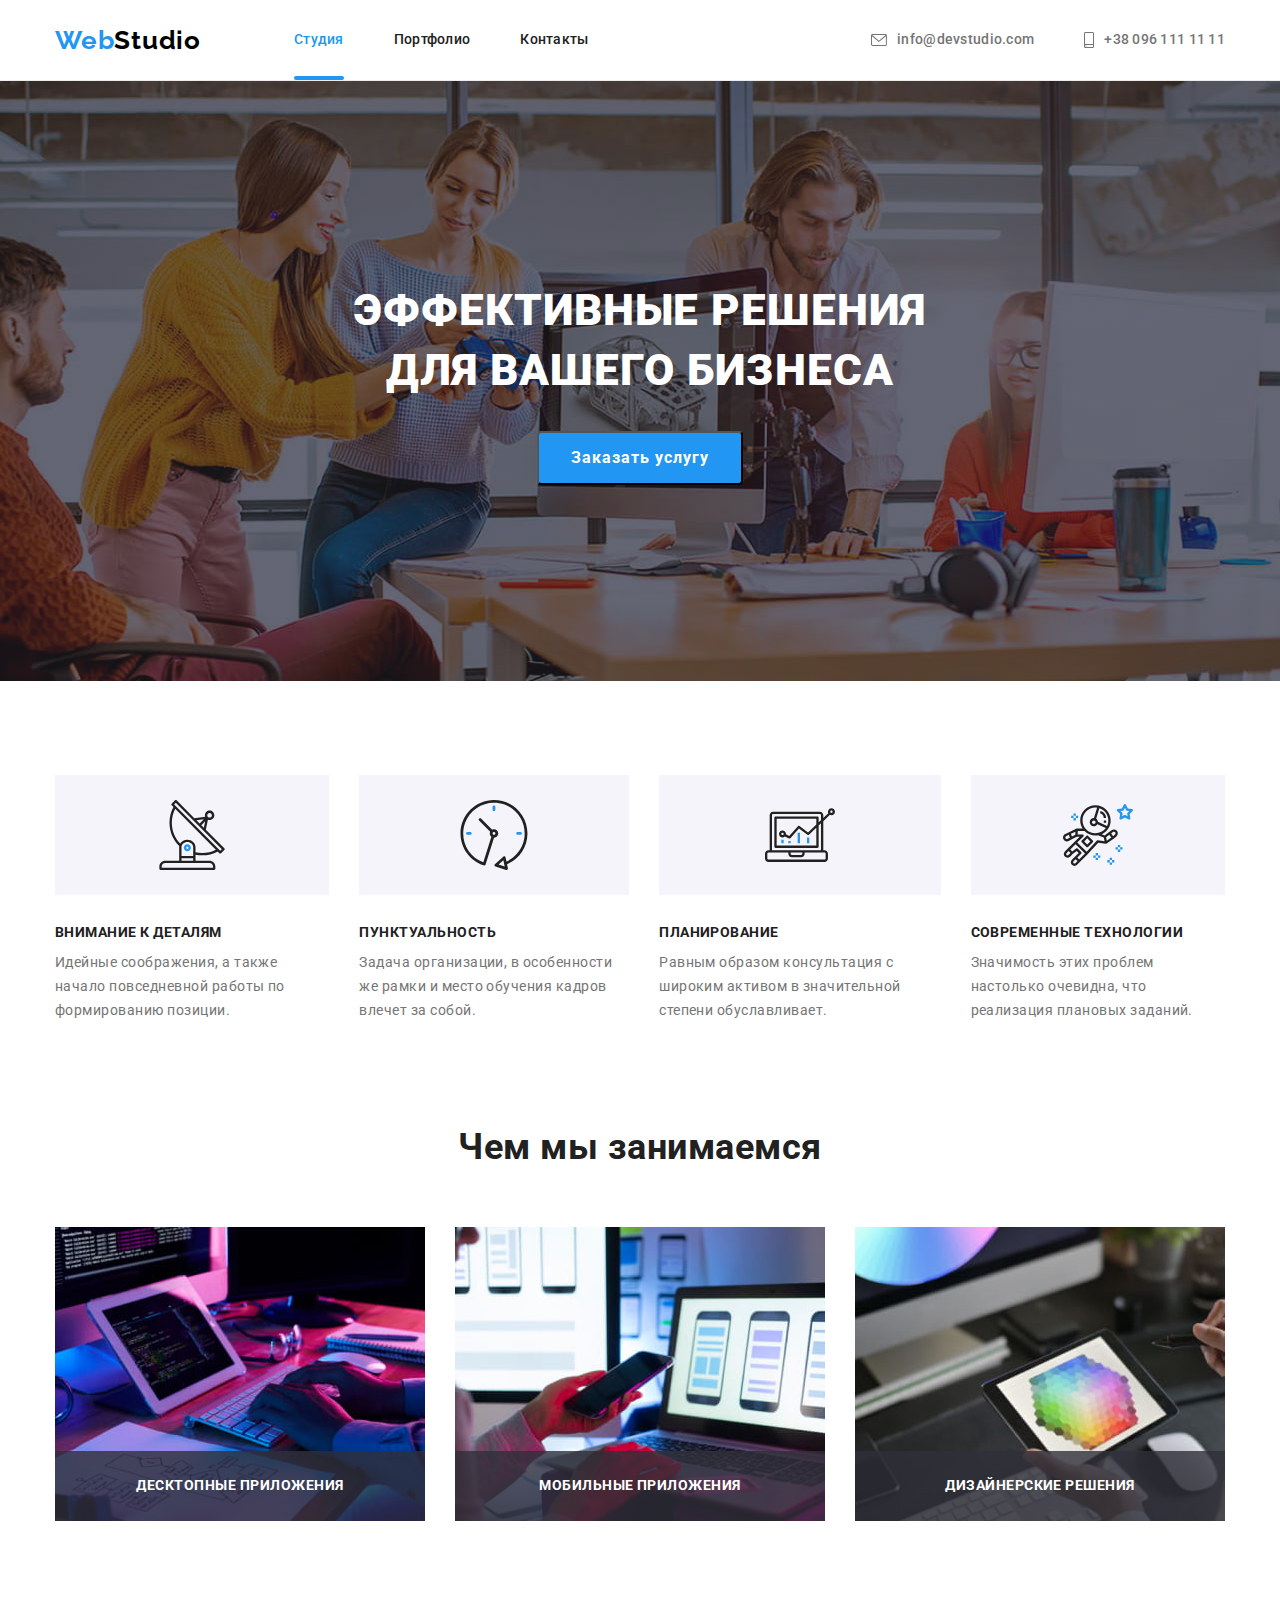
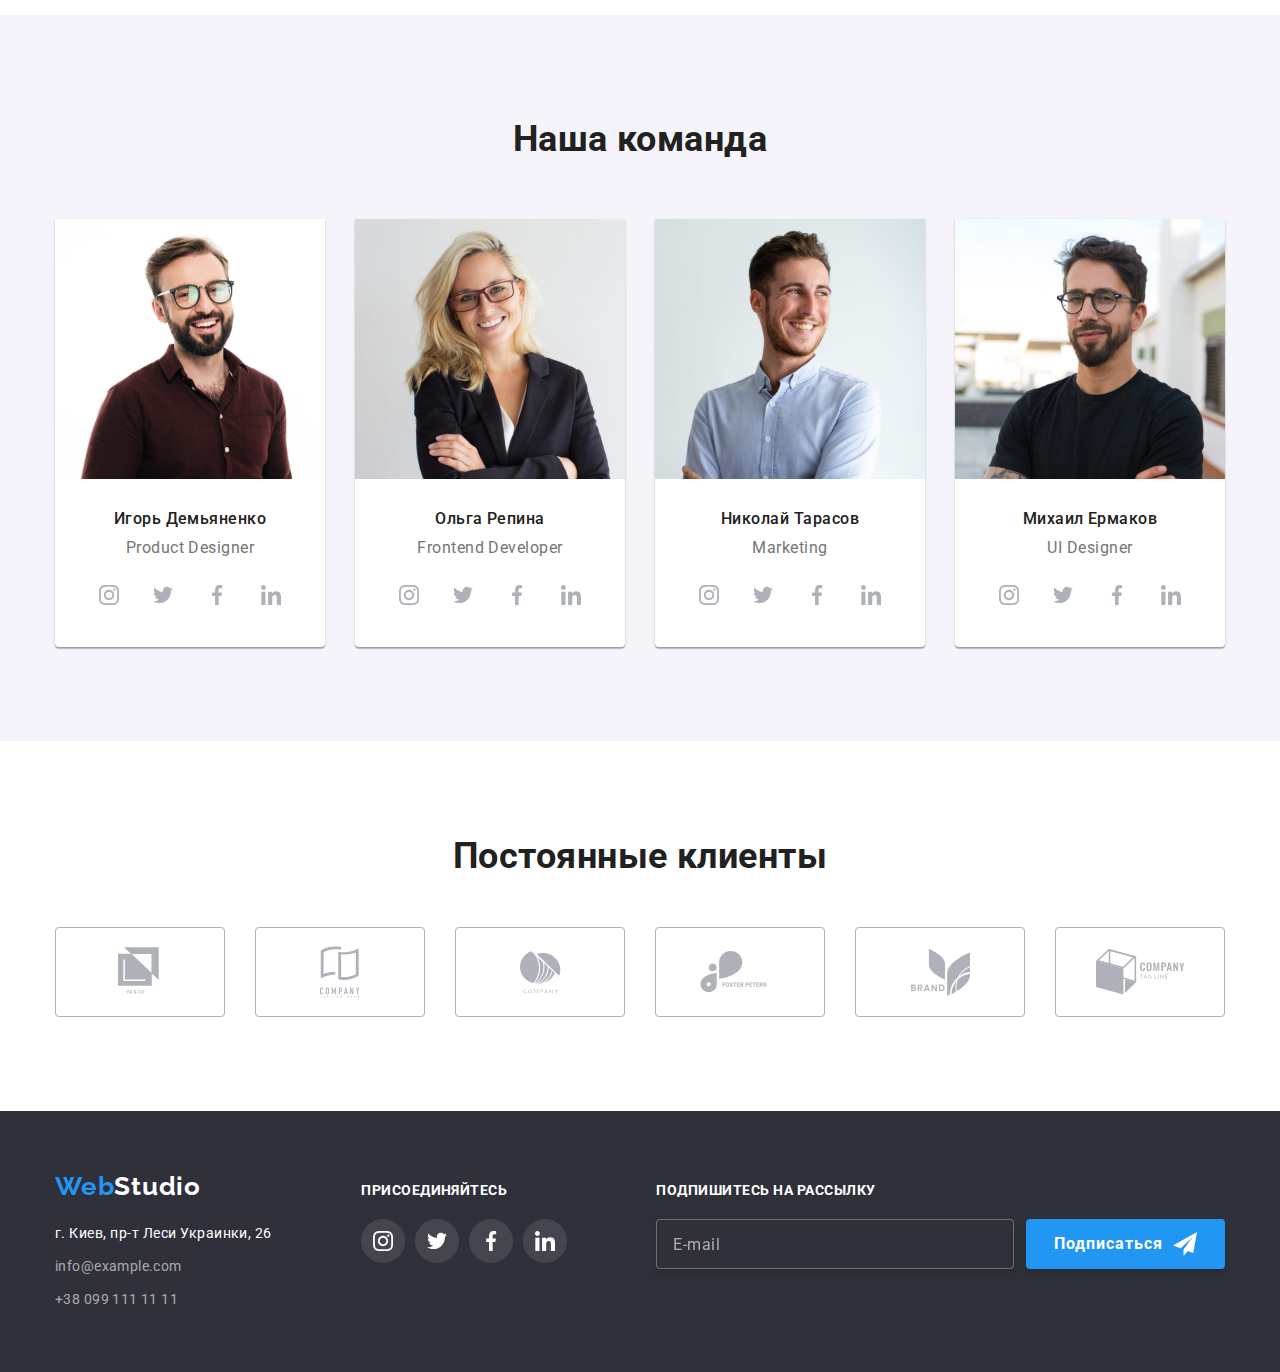
<file: index.html>
<!DOCTYPE html>
<html lang="ru">
  <head>
    <meta charset="UTF-8" />
    <meta name="viewport" content="width=device-width, initial-scale=1.0" />
    <title>WebStudio</title>
    <link
      rel="stylesheet"
      href="https://cdnjs.cloudflare.com/ajax/libs/modern-normalize/1.0.0/modern-normalize.css"
    />
    <link rel="preconnect" href="https://fonts.gstatic.com" />
    <link
      href="https://fonts.googleapis.com/css2?family=Raleway:wght@700&family=Roboto:wght@400;500;700;900&display=swap"
      rel="stylesheet"
    />
    <link rel="stylesheet" href="./css/styles.css" />
  </head>
  <body>
    <header class="header">
      <div class="container nav-container">
        <nav class="nav-main">
          <a class="logo" href="./index.html"><span>Web</span>Studio</a>
          <ul class="nav-list">
            <li class="list-item">
              <a class="nav-item current" href="./index.html">Студия</a>
            </li>
            <li class="list-item">
              <a class="nav-item" href="./portfolio.html">Портфолио</a>
            </li>
            <li class="list-item">
              <a class="nav-item" href="">Контакты</a>
            </li>
          </ul>
        </nav>
        <ul class="nav-list nav-contacts">
          <li class="list-item">
            <a class="nav-item contact" href="mailto:info@devstudio.com">
              <svg class="icon-nav" width="16" height="12">
                <use href="./images/sprite.svg#icon-envelope"></use>
              </svg>
              info@devstudio.com</a
            >
          </li>
          <li class="list-item">
            <a class="nav-item contact" href="tel:+380961111111">
              <svg class="icon-nav" width="10" height="16">
                <use href="./images/sprite.svg#icon-smartphone"></use>
              </svg>
              +38 096 111 11 11
            </a>
          </li>
        </ul>
      </div>
    </header>
    <main>
      <section class="hero">
        <div class="container">
          <div class="hero-cont">
            <h1 class="hero-title">Эффективные решения для вашего бизнеса</h1>
            <button class="hero-button" data-modal-open>Заказать услугу</button>
          </div>
        </div>
      </section>

      <!--Описание особенностей-->

      <section class="advantage">
        <div class="container">
          <h2 class="visually-hidden">Особенности</h2>
          <ul class="advantage-list">
            <li class="advantage-item">
              <div class="svg-cont">
                <svg class="icon-advantage" width="70" height="70">
                  <use href="./images/sprite.svg#icon-antenna"></use>
                </svg>
              </div>
              <h3 class="advantage-title">Внимание к деталям</h3>
              <p class="advantage-text">
                Идейные соображения, а также начало повседневной работы по
                формированию позиции.
              </p>
            </li>
            <li class="advantage-item">
              <div class="svg-cont">
                <svg class="icon-advantage" width="70" height="70">
                  <use href="./images/sprite.svg#icon-clock"></use>
                </svg>
              </div>
              <h3 class="advantage-title">Пунктуальность</h3>
              <p class="advantage-text">
                Задача организации, в особенности же рамки и место обучения
                кадров влечет за собой.
              </p>
            </li>
            <li class="advantage-item">
              <div class="svg-cont">
                <svg class="icon-advantage" width="70" height="70">
                  <use href="./images/sprite.svg#icon-diagram"></use>
                </svg>
              </div>
              <h3 class="advantage-title">Планирование</h3>
              <p class="advantage-text">
                Равным образом консультация с широким активом в значительной
                степени обуславливает.
              </p>
            </li>
            <li class="advantage-item">
              <div class="svg-cont">
                <svg class="icon-advantage" width="70" height="70">
                  <use href="./images/sprite.svg#icon-astronaut"></use>
                </svg>
              </div>
              <h3 class="advantage-title">Современные технологии</h3>
              <p class="advantage-text">
                Значимость этих проблем настолько очевидна, что реализация
                плановых заданий.
              </p>
            </li>
          </ul>
        </div>
      </section>

      <!--Фото чем занимаемся-->

      <section class="work">
        <div class="container">
          <h2 class="work-title">Чем мы занимаемся</h2>
          <ul class="work-list">
            <li class="work-item">
              <img
                class="img"
                src="./images/img1.jpg"
                alt="разработка кода"
                width="370"
              />
              <div class="work-box">
                <p class="work-text">Десктопные приложения</p>
              </div>
            </li>

            <li class="work-item">
              <img
                class="img"
                src="./images/img2.jpg"
                alt="создание макета"
                width="370"
              />
              <div class="work-box">
                <p class="work-text">Мобильные приложения</p>
              </div>
            </li>
            <li class="work-item">
              <img
                class="img"
                src="./images/img3.jpg"
                alt="дизайн проект"
                width="370"
              />
              <div class="work-box">
                <p class="work-text">Дизайнерские решения</p>
              </div>
            </li>
          </ul>
        </div>
      </section>

      <!--Описание команды-->

      <section class="team">
        <div class="container">
          <h2 class="team-title">Наша команда</h2>
          <ul class="team-list">
            <li class="team-card">
              <img
                class="img"
                src="./images/team1.jpg"
                alt="фото Игоря Демьяненко"
                width="270"
              />
              <h3 class="team-item">Игорь Демьяненко</h3>
              <p class="team-text">Product Designer</p>
              <ul class="link-list">
                <li class="social-item">
                  <a class="social-link" href="">
                    <svg width="20" height="20">
                      <use href="./images/sprite.svg#icon-instagram"></use>
                    </svg>
                  </a>
                </li>
                <li class="social-item">
                  <a class="social-link" href="">
                    <svg width="20" height="20">
                      <use href="./images/sprite.svg#icon-twitter"></use>
                    </svg>
                  </a>
                </li>
                <li class="social-item">
                  <a class="social-link" href="">
                    <svg width="20" height="20">
                      <use href="./images/sprite.svg#icon-facebook"></use>
                    </svg>
                  </a>
                </li>
                <li class="social-item">
                  <a class="social-link" href="">
                    <svg width="20" height="20">
                      <use href="./images/sprite.svg#icon-linkedin"></use>
                    </svg>
                  </a>
                </li>
              </ul>
            </li>
            <li class="team-card">
              <img
                class="img"
                src="./images/team2.jpg"
                alt="фото Ольги Репиной"
                width="270"
              />
              <h3 class="team-item">Ольга Репина</h3>
              <p class="team-text">Frontend Developer</p>
              <ul class="link-list">
                <li class="social-item">
                  <a class="social-link" href="">
                    <svg width="20" height="20">
                      <use href="./images/sprite.svg#icon-instagram"></use>
                    </svg>
                  </a>
                </li>
                <li class="social-item">
                  <a class="social-link" href="">
                    <svg width="20" height="20">
                      <use href="./images/sprite.svg#icon-twitter"></use>
                    </svg>
                  </a>
                </li>
                <li class="social-item">
                  <a class="social-link" href="">
                    <svg width="20" height="20">
                      <use href="./images/sprite.svg#icon-facebook"></use>
                    </svg>
                  </a>
                </li>
                <li class="social-item">
                  <a class="social-link" href="">
                    <svg width="20" height="20">
                      <use href="./images/sprite.svg#icon-linkedin"></use>
                    </svg>
                  </a>
                </li>
              </ul>
            </li>
            <li class="team-card">
              <img
                class="img"
                src="./images/team3.jpg"
                alt="фото Николая Тарасова"
                width="270"
              />
              <h3 class="team-item">Николай Тарасов</h3>
              <p class="team-text">Marketing</p>
              <ul class="link-list">
                <li class="social-item">
                  <a class="social-link" href="">
                    <svg width="20" height="20">
                      <use href="./images/sprite.svg#icon-instagram"></use>
                    </svg>
                  </a>
                </li>
                <li class="social-item">
                  <a class="social-link" href="">
                    <svg width="20" height="20">
                      <use href="./images/sprite.svg#icon-twitter"></use>
                    </svg>
                  </a>
                </li>
                <li class="social-item">
                  <a class="social-link" href="">
                    <svg width="20" height="20">
                      <use href="./images/sprite.svg#icon-facebook"></use>
                    </svg>
                  </a>
                </li>
                <li class="social-item">
                  <a class="social-link" href="">
                    <svg width="20" height="20">
                      <use href="./images/sprite.svg#icon-linkedin"></use>
                    </svg>
                  </a>
                </li>
              </ul>
            </li>
            <li class="team-card">
              <img
                class="img"
                src="./images/team4.jpg"
                alt="фото Михаила Ермакова"
                width="270"
              />
              <h3 class="team-item">Михаил Ермаков</h3>
              <p class="team-text">UI Designer</p>
              <ul class="link-list">
                <li class="social-item">
                  <a class="social-link" href="">
                    <svg width="20" height="20">
                      <use href="./images/sprite.svg#icon-instagram"></use>
                    </svg>
                  </a>
                </li>
                <li class="social-item">
                  <a class="social-link" href="">
                    <svg width="20" height="20">
                      <use href="./images/sprite.svg#icon-twitter"></use>
                    </svg>
                  </a>
                </li>
                <li class="social-item">
                  <a class="social-link" href="">
                    <svg width="20" height="20">
                      <use href="./images/sprite.svg#icon-facebook"></use>
                    </svg>
                  </a>
                </li>
                <li class="social-item">
                  <a class="social-link" href="">
                    <svg width="20" height="20">
                      <use href="./images/sprite.svg#icon-linkedin"></use>
                    </svg>
                  </a>
                </li>
              </ul>
            </li>
          </ul>
        </div>
      </section>
      <section class="client">
        <div class="container">
          <h2 class="client-title">Постоянные клиенты</h2>
          <ul class="client-list">
            <li class="client-item">
              <a class="client-link" href="">
                <svg width="45" height="50">
                  <use href="./images/sprite.svg#icon-logo-1"></use>
                </svg>
              </a>
            </li>
            <li class="client-item">
              <a class="client-link" href="">
                <svg width="40" height="52">
                  <use href="./images/sprite.svg#icon-logo-2"></use>
                </svg>
              </a>
            </li>
            <li class="client-item">
              <a class="client-link" href="">
                <svg width="41" height="43">
                  <use href="./images/sprite.svg#icon-logo-3"></use>
                </svg>
              </a>
            </li>
            <li class="client-item">
              <a class="client-link" href="">
                <svg width="80" height="42">
                  <use href="./images/sprite.svg#icon-logo-4"></use>
                </svg>
              </a>
            </li>
            <li class="client-item">
              <a class="client-link" href="">
                <svg width="59" height="47">
                  <use href="./images/sprite.svg#icon-logo-5"></use>
                </svg>
              </a>
            </li>
            <li class="client-item">
              <a class="client-link" href="">
                <svg width="89" height="46">
                  <use href="./images/sprite.svg#icon-logo-6"></use>
                </svg>
              </a>
            </li>
          </ul>
        </div>
      </section>
    </main>
    <footer class="footer">
      <div class="container footer-cont">
        <div class="logo-adress">
          <a class="logo-footer" href="./index.html"><span>Web</span>Studio</a>
          <address class="adress">
            <ul class="adress-list">
              <li class="adress-map">г. Киев, пр-т Леси Украинки, 26</li>
              <li>
                <a class="address-item" href="mailto:info@example.com"
                  >info@example.com</a
                >
              </li>
              <li>
                <a class="address-item" href="tel:+380991111111"
                  >+38 099 111 11 11</a
                >
              </li>
            </ul>
          </address>
        </div>
        <div class="footer-social">
          <h2 class="footer-title">присоединяйтесь</h2>
          <ul class="footer-social-list">
            <li class="footer-social-item">
              <a class="footer-social-link" href="">
                <svg width="20" height="20">
                  <use href="./images/sprite.svg#icon-instagram"></use>
                </svg>
              </a>
            </li>
            <li class="footer-social-item">
              <a class="footer-social-link" href="">
                <svg width="20" height="20">
                  <use href="./images/sprite.svg#icon-twitter"></use>
                </svg>
              </a>
            </li>
            <li class="footer-social-item">
              <a class="footer-social-link" href="">
                <svg width="20" height="20">
                  <use href="./images/sprite.svg#icon-facebook"></use>
                </svg>
              </a>
            </li>
            <li class="footer-social-item">
              <a class="footer-social-link" href="">
                <svg width="20" height="20">
                  <use href="./images/sprite.svg#icon-linkedin"></use>
                </svg>
              </a>
            </li>
          </ul>
        </div>
        <div class="subscribe">
          <h2 class="footer-title">Подпишитесь на рассылку</h2>
          <form class="form" name="subscribe">
            <label class="email">
              <input
                class="email-input"
                type="email"
                name="email"
                placeholder="E-mail"
            /></label>
            <button class="button-subscribe" type="submit">
              <span class="subscribe-text">Подписаться</span>
              <svg width="24" height="24">
                <use href="./images/sprite.svg#icon-send"></use>
              </svg>
            </button>
          </form>
        </div>
      </div>
    </footer>
    <div class="backdrop is-hidden" data-modal>
      <div class="modal">
        <button class="button-close" data-modal-close>
          <svg width="11" height="11">
            <use href="./images/sprite.svg#icon-close"></use>
          </svg>
        </button>
        <h3 class="modal-title">Оставьте свои данные, мы вам перезвоним</h3>
        <form class="input-data" name="input-data">
          <div class="data-container">
            <label class="modal-label" for="modal-input-name">Имя</label>
            <div class="input-box">
              <input
                type="text"
                name="name"
                class="modal-input"
                id="modal-input-name"
              />
              <svg class="icon-modal" width="12" height="12">
                <use href="./images/sprite.svg#icon-man"></use>
              </svg>
            </div>
          </div>
          <div class="data-container">
            <label class="modal-label" for="modal-input-tel">Телефон</label>
            <div class="input-box">
              <input
                type="tel"
                name="tel"
                class="modal-input"
                id="modal-input-tel"
              />
              <svg class="icon-modal" width="13" height="13">
                <use href="./images/sprite.svg#icon-tell"></use>
              </svg>
            </div>
          </div>
          <div class="data-container">
            <label class="modal-label" for="modal-input-email">Почта</label>
            <div class="input-box">
              <input
                type="email"
                name="email"
                class="modal-input"
                id="modal-input-email"
              />
              <svg class="icon-modal" width="15" height="12">
                <use href="./images/sprite.svg#icon-mail"></use>
              </svg>
            </div>
          </div>
          <div class="data-text">
            <label class="modal-label" for="modal-input-text"
              >Комментарий</label
            >
            <textarea
              class="input-text"
              name="text-comment"
              id="modal-input-text"
              placeholder="Введите текст"
              rows="6"
            ></textarea>
          </div>
          <label class="check">
            <input
              class="visually-hidden checkbox"
              type="checkbox"
              name="checkbox"
              value="accept"
            />
            <span class="icon-check"></span>
            <span class="check-text"
              >Соглашаюсь с рассылкой и принимаю
              <a href="">Условия договора</a></span
            >
          </label>
          <button class="button-data" type="submit">
            <span class="button-data-text">Отправить</span>
          </button>
        </form>
      </div>
    </div>
    <script src="./js/modal.js"></script>
  </body>
</html>
</file>
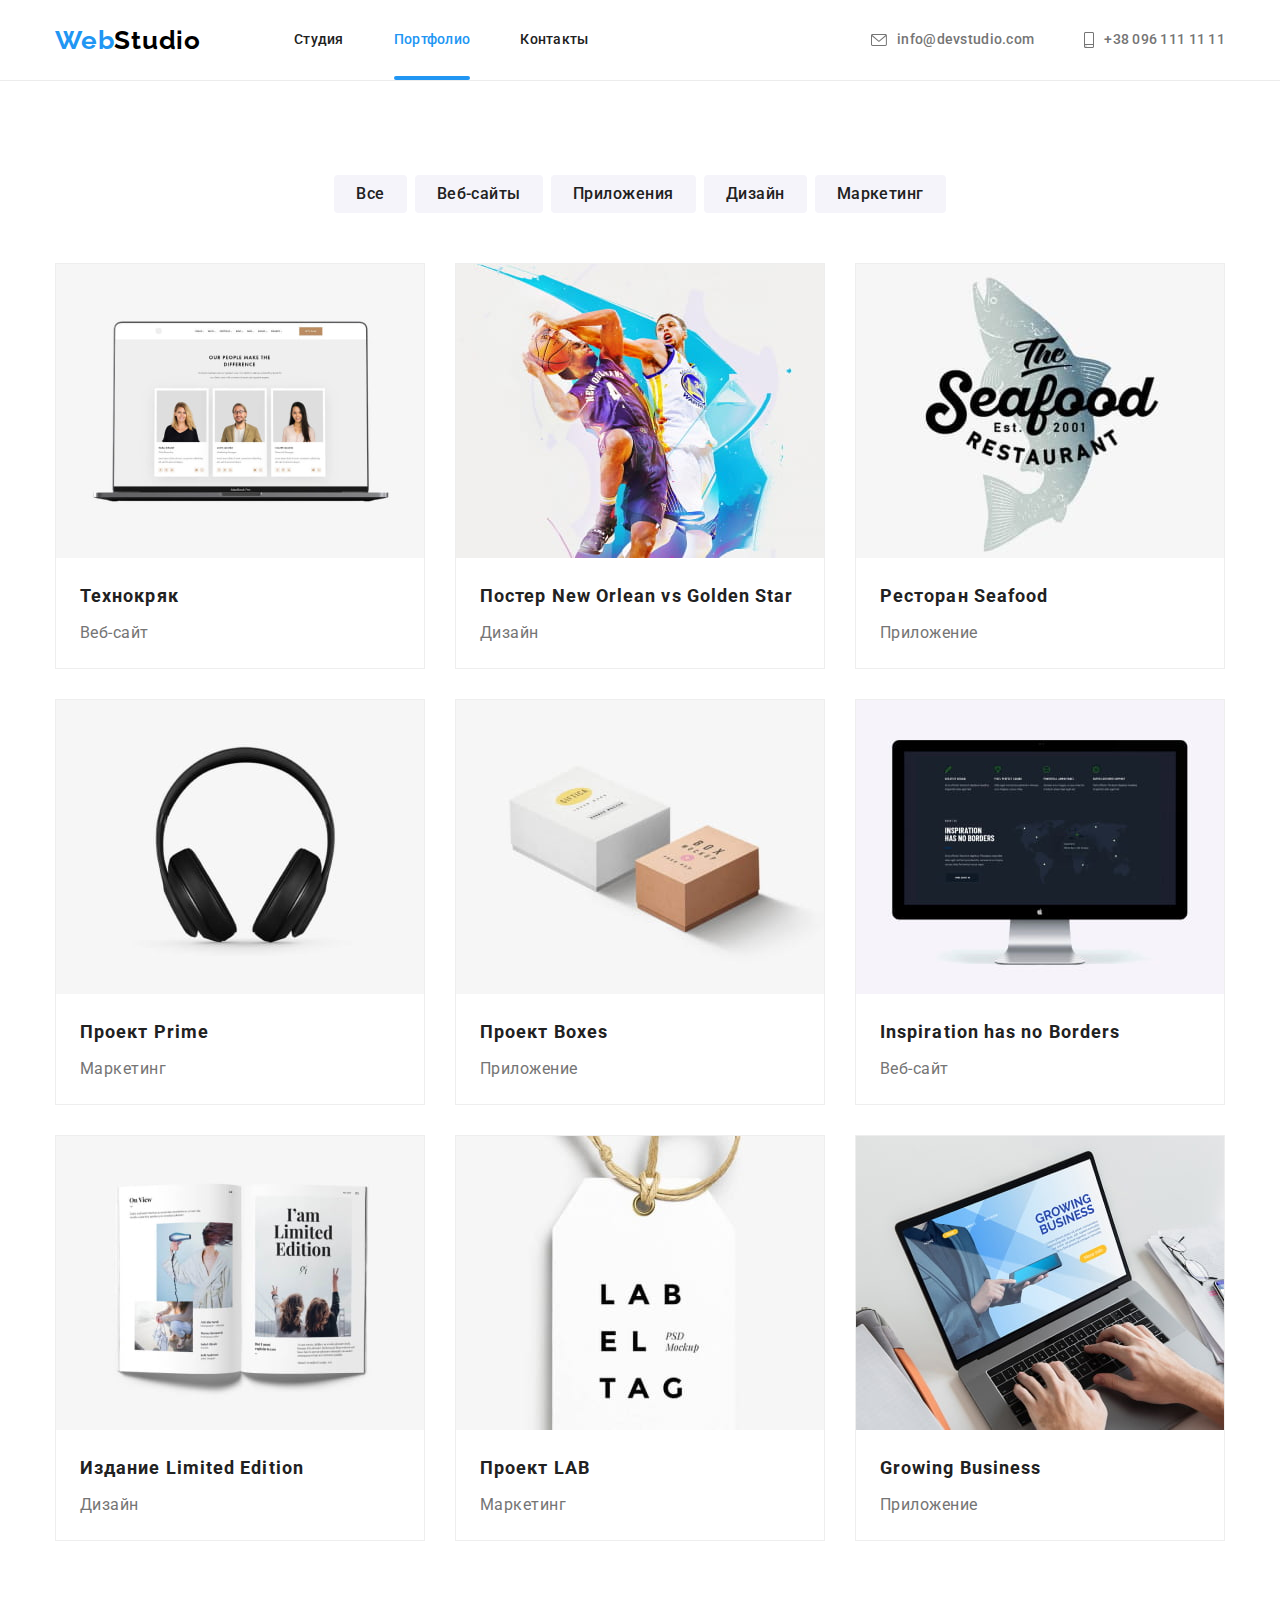
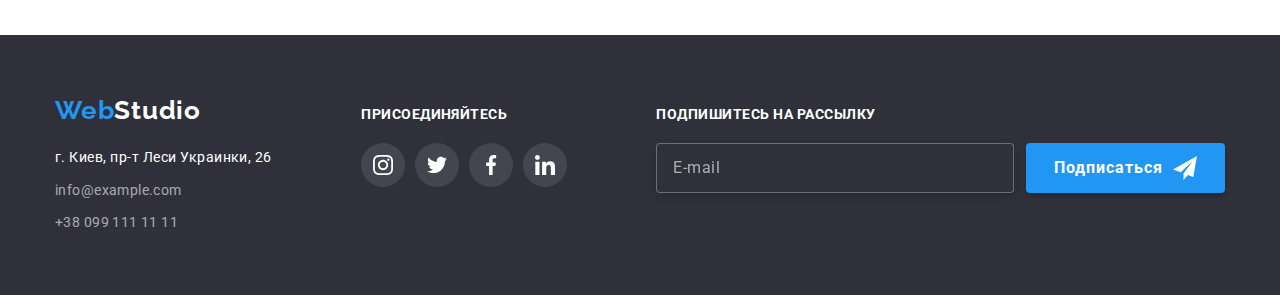
<file: portfolio.html>
<!DOCTYPE html>
<html lang="ru">
  <head>
    <meta charset="UTF-8" />
    <meta name="viewport" content="width=device-width, initial-scale=1.0" />
    <title>WebStudio</title>
    <link
      rel="stylesheet"
      href="https://cdnjs.cloudflare.com/ajax/libs/modern-normalize/1.0.0/modern-normalize.css"
    />
    <link rel="preconnect" href="https://fonts.gstatic.com" />
    <link
      href="https://fonts.googleapis.com/css2?family=Raleway:wght@700&family=Roboto:wght@400;500;700;900&display=swap"
      rel="stylesheet"
    />
    <link rel="stylesheet" href="./css/styles.css" />
  </head>
  <body>
    <header class="header">
      <div class="container nav-container">
        <nav class="nav-main">
          <a class="logo" href="./index.html"><span>Web</span>Studio</a>
          <ul class="nav-list">
            <li class="list-item">
              <a class="nav-item" href="./index.html">Студия</a>
            </li>
            <li class="list-item">
              <a class="nav-item current" href="./portfolio.html">Портфолио</a>
            </li>
            <li class="list-item">
              <a class="nav-item" href="">Контакты</a>
            </li>
          </ul>
        </nav>
        <ul class="nav-list nav-contacts">
          <li class="list-item">
            <a class="nav-item contact" href="mailto:info@devstudio.com">
              <svg class="icon-nav" width="16" height="12">
                <use href="./images/sprite.svg#icon-envelope"></use>
              </svg>
              info@devstudio.com</a
            >
          </li>
          <li class="list-item">
            <a class="nav-item contact" href="tel:+380961111111">
              <svg class="icon-nav" width="10" height="16">
                <use href="./images/sprite.svg#icon-smartphone"></use>
              </svg>
              +38 096 111 11 11
            </a>
          </li>
        </ul>
      </div>
    </header>
    <main>
      <div class="portfolio">
        <div class="container">
          <ul class="selection">
            <li class="selection-item">
              <button class="filter-button">Все</button>
            </li>
            <li class="selection-item">
              <button class="filter-button">Веб-сайты</button>
            </li>
            <li class="selection-item">
              <button class="filter-button">Приложения</button>
            </li>
            <li class="selection-item">
              <button class="filter-button">Дизайн</button>
            </li>
            <li class="selection-item">
              <button class="filter-button">Маркетинг</button>
            </li>
          </ul>
        </div>
        <div class="container">
          <section class="progect">
            <ul class="progect-list">
              <li class="progect-item">
                <a class="progect-link" href="">
                  <div class="progect-thumb">
                    <img
                      class="img"
                      src="./images/portf1.jpg"
                      alt="открытый ноутбук"
                      width="370"
                    />
                    <p class="text-overley">
                      Технокряк это современная площадка распространения
                      коронавируса. Компании используют эту платформу для
                      цифрового шпионажа и атак на защищённые сервера
                      конкурентов.
                    </p>
                  </div>

                  <div class="link-description">
                    <h3 class="progect-title">Технокряк</h3>
                    <p class="progect-text">Веб-сайт</p>
                  </div>
                </a>
              </li>
              <li class="progect-item">
                <a class="progect-link" href="">
                  <div class="progect-thumb">
                    <img
                      class="img"
                      src="./images/portf2.jpg"
                      alt="два баскетболиста с мячем"
                      width="370"
                    />
                    <p class="text-overley">
                      Технокряк это современная площадка распространения
                      коронавируса. Компании используют эту платформу для
                      цифрового шпионажа и атак на защищённые сервера
                      конкурентов.
                    </p>
                  </div>
                  <div class="link-description">
                    <h3 class="progect-title">
                      Постер New Orlean vs Golden Star
                    </h3>
                    <p class="progect-text">Дизайн</p>
                  </div>
                </a>
              </li>
              <li class="progect-item">
                <a class="progect-link" href="">
                  <div class="progect-thumb">
                    <img
                      class="img"
                      src="./images/portf3.jpg"
                      alt="рыба с надписью"
                      width="370"
                    />
                    <p class="text-overley">
                      Технокряк это современная площадка распространения
                      коронавируса. Компании используют эту платформу для
                      цифрового шпионажа и атак на защищённые сервера
                      конкурентов.
                    </p>
                  </div>
                  <div class="link-description">
                    <h3 class="progect-title">Ресторан Seafood</h3>
                    <p class="progect-text">Приложение</p>
                  </div>
                </a>
              </li>
              <li class="progect-item">
                <a class="progect-link" href="">
                  <div class="progect-thumb">
                    <img
                      class="img"
                      src="./images/portf4.jpg"
                      alt="наушники"
                      width="370"
                    />
                    <p class="text-overley">
                      Технокряк это современная площадка распространения
                      коронавируса. Компании используют эту платформу для
                      цифрового шпионажа и атак на защищённые сервера
                      конкурентов.
                    </p>
                  </div>
                  <div class="link-description">
                    <h3 class="progect-title">Проект Prime</h3>
                    <p class="progect-text">Маркетинг</p>
                  </div>
                </a>
              </li>
              <li class="progect-item">
                <a class="progect-link" href="">
                  <div class="progect-thumb">
                    <img
                      class="img"
                      src="./images/portf5.jpg"
                      alt="две коробки"
                      width="370"
                    />
                    <p class="text-overley">
                      Технокряк это современная площадка распространения
                      коронавируса. Компании используют эту платформу для
                      цифрового шпионажа и атак на защищённые сервера
                      конкурентов.
                    </p>
                  </div>
                  <div class="link-description">
                    <h3 class="progect-title">Проект Boxes</h3>
                    <p class="progect-text">Приложение</p>
                  </div>
                </a>
              </li>
              <li class="progect-item">
                <a class="progect-link" href="">
                  <div class="progect-thumb">
                    <img
                      class="img"
                      src="./images/portf6.jpg"
                      alt="монитор"
                      width="370"
                    />
                    <p class="text-overley">
                      Технокряк это современная площадка распространения
                      коронавируса. Компании используют эту платформу для
                      цифрового шпионажа и атак на защищённые сервера
                      конкурентов.
                    </p>
                  </div>
                  <div class="link-description">
                    <h3 class="progect-title">Inspiration has no Borders</h3>
                    <p class="progect-text">Веб-сайт</p>
                  </div>
                </a>
              </li>
              <li class="progect-item">
                <a class="progect-link" href="">
                  <div class="progect-thumb">
                    <img
                      class="img"
                      src="./images/portf7.jpg"
                      alt="открытый журнал"
                      width="370"
                    />
                    <p class="text-overley">
                      Технокряк это современная площадка распространения
                      коронавируса. Компании используют эту платформу для
                      цифрового шпионажа и атак на защищённые сервера
                      конкурентов.
                    </p>
                  </div>
                  <div class="link-description">
                    <h3 class="progect-title">Издание Limited Edition</h3>
                    <p class="progect-text">Дизайн</p>
                  </div>
                </a>
              </li>
              <li class="progect-item">
                <a class="progect-link" href="">
                  <div class="progect-thumb">
                    <img
                      class="img"
                      src="./images/portf8.jpg"
                      alt="этикетка"
                      width="370"
                    />
                    <p class="text-overley">
                      Технокряк это современная площадка распространения
                      коронавируса. Компании используют эту платформу для
                      цифрового шпионажа и атак на защищённые сервера
                      конкурентов.
                    </p>
                  </div>
                  <div class="link-description">
                    <h3 class="progect-title">Проект LAB</h3>
                    <p class="progect-text">Маркетинг</p>
                  </div>
                </a>
              </li>
              <li class="progect-item">
                <a class="progect-link" href="">
                  <div class="progect-thumb">
                    <img
                      class="img"
                      src="./images/portf9.jpg"
                      alt="руки на клавиатуре"
                      width="370"
                    />
                    <p class="text-overley">
                      Технокряк это современная площадка распространения
                      коронавируса. Компании используют эту платформу для
                      цифрового шпионажа и атак на защищённые сервера
                      конкурентов.
                    </p>
                  </div>
                  <div class="link-description">
                    <h3 class="progect-title">Growing Business</h3>
                    <p class="progect-text">Приложение</p>
                  </div>
                </a>
              </li>
            </ul>
          </section>
        </div>
      </div>
    </main>
    <footer class="footer">
      <div class="container footer-cont">
        <div class="logo-adress">
          <a class="logo-footer" href="./index.html"><span>Web</span>Studio</a>
          <address class="adress">
            <ul class="adress-list">
              <li class="adress-map">г. Киев, пр-т Леси Украинки, 26</li>
              <li>
                <a class="address-item" href="mailto:info@example.com"
                  >info@example.com</a
                >
              </li>
              <li>
                <a class="address-item" href="tel:+380991111111"
                  >+38 099 111 11 11</a
                >
              </li>
            </ul>
          </address>
        </div>
        <div class="footer-social">
          <h2 class="footer-title">присоединяйтесь</h2>
          <ul class="footer-social-list">
            <li class="footer-social-item">
              <a class="footer-social-link" href="">
                <svg width="20" height="20">
                  <use href="./images/sprite.svg#icon-instagram"></use>
                </svg>
              </a>
            </li>
            <li class="footer-social-item">
              <a class="footer-social-link" href="">
                <svg width="20" height="20">
                  <use href="./images/sprite.svg#icon-twitter"></use>
                </svg>
              </a>
            </li>
            <li class="footer-social-item">
              <a class="footer-social-link" href="">
                <svg width="20" height="20">
                  <use href="./images/sprite.svg#icon-facebook"></use>
                </svg>
              </a>
            </li>
            <li class="footer-social-item">
              <a class="footer-social-link" href="">
                <svg width="20" height="20">
                  <use href="./images/sprite.svg#icon-linkedin"></use>
                </svg>
              </a>
            </li>
          </ul>
        </div>
        <div class="subscribe">
          <h2 class="footer-title">Подпишитесь на рассылку</h2>
          <form class="form" name="subscribe">
            <label class="email">
              <input
                class="email-input"
                type="email"
                name="email"
                placeholder="E-mail"
            /></label>
            <button type="submit" class="button-subscribe">
              <span class="subscribe-text">Подписаться</span>
              <svg width="24" height="24">
                <use href="./images/sprite.svg#icon-send"></use>
              </svg>
            </button>
          </form>
        </div>
      </div>
    </footer>
  </body>
</html>
</file>
<file: css/styles.css>
:root {
  --main-color: #212121;
  --second-color: #757575;
  --accent-color: #2196f3;
  --main-background-color: #ffffff;
  --second-background-color: #2f303a;
}
body {
  color: var(--main-color);
  font-family: "Roboto", sans-serif;
  font-weight: 700;
  letter-spacing: 0.03em;
}
li {
  list-style-type: none;
}
.container {
  width: 1200px;
  margin-left: auto;
  margin-right: auto;
  padding-left: 15px;
  padding-right: 15px;
}
/* Хедер */
.header {
  background-color: var(--main-background-color);
  border-bottom: 1px solid #ececec;
}
.logo {
  color: #000000;
  font-family: "Raleway", sans-serif;
  font-style: normal;
  font-size: 26px;
  line-height: 1.19;
  letter-spacing: 0.03em;
  text-decoration: none;

  display: block;
  margin-right: 93px;
  padding-top: 25px;
  padding-bottom: 24px;
}
.logo > span {
  color: var(--accent-color);
}
.nav-container {
  display: flex;
}
.nav-main {
  display: flex;
  align-items: center;
}
.nav-list {
  display: flex;
  margin: 0;
  padding: 0;
}
.nav-item {
  color: var(--main-color);
  font-family: "Roboto", sans-serif;
  font-weight: 500;
  font-size: 14px;
  line-height: 1.14;
  letter-spacing: 0.02em;
  text-decoration: none;
  display: block;
  padding: 32px 0;
  transition: color 250ms cubic-bezier(0.4, 0, 0.2, 1);
}
.list-item {
  position: relative;
}
.nav-list .list-item {
  margin-right: 50px;
}
.nav-list .list-item:last-child {
  margin-right: 0;
}
.nav-item.contact {
  display: flex;
  align-items: center;
  color: var(--second-color);
  text-decoration: none;
}
.nav-item:hover,
.nav-item:focus {
  color: var(--accent-color);
}
.nav-item.current {
  color: var(--accent-color);
}
.nav-item.current::after {
  content: "";
  position: absolute;
  bottom: 0;
  left: 0;
  display: block;
  width: 100%;
  height: 4px;
  background-color: var(--accent-color);
  border-radius: 2px;
}
.nav-contacts {
  margin-left: auto;
}
.icon-nav {
  margin-right: 10px;
  fill: currentColor;
}
/* главная */
.hero {
  color: #ffffff;

  background-image: linear-gradient(
      rgba(47, 48, 58, 0.4),
      rgba(47, 48, 58, 0.4)
    ),
    url(../images/bgimg.jpg);
  max-width: 1600px;
  height: 600px;
  margin-left: auto;
  margin-right: auto;
  background-color: #c4c4c4;
  background-repeat: no-repeat;
  background-position: center;
  background-size: cover;

  letter-spacing: 0.06em;
  text-align: center;
  padding-top: 200px;
  padding-bottom: 200px;
}
.hero-cont {
  width: 600px;
  margin: 0 auto;
}
.hero-title {
  font-weight: 900;
  font-size: 44px;
  line-height: 1.36;
  text-transform: uppercase;
  margin: 0;
  padding: 0;
}
.hero-button {
  color: #ffffff;
  background-color: var(--accent-color);
  font-family: inherit;
  font-weight: 700;
  font-size: 16px;
  line-height: 1.88;
  letter-spacing: 0.06em;
  padding: 10px 32px;
  border-radius: 4px;
  margin: 30px 0 0 0;
  cursor: pointer;
}
/* особенности */
.advantage {
  background-color: var(--main-background-color);
  padding-top: 94px;
}

.visually-hidden {
  position: absolute;
  clip: rect(0 0 0 0);
  width: 1px;
  height: 1px;
  margin: -1px;
}
.advantage-list {
  display: flex;
  margin: 0;
  padding: 0;
}
.advantage-item {
  margin: 0 30px 0 0;
}
.advantage-list .advantage-item:last-child {
  margin-right: 0;
}
.svg-cont {
  display: flex;
  align-items: center;
  justify-content: center;
  height: 120px;
  background-color: #f5f4fa;
  margin-bottom: 30px;
}
.advantage-title {
  font-size: 14px;
  line-height: 1.14;
  text-transform: uppercase;
  padding: 0;
  margin: 0 0 10px 0;
}
.advantage-text {
  color: var(--second-color);
  font-size: 14px;
  line-height: 1.71;
  font-weight: 400;
  padding: 0;
  margin: 0;
}
/* чем занимаемся */
.work {
  background-color: var(--main-background-color);
  padding-top: 94px;
  padding-bottom: 94px;
}

.work-title {
  font-size: 36px;
  line-height: 1.67;
  text-align: center;
  padding: 0;
  margin: 0;
}
.work-list {
  display: flex;
  padding: 0;
  margin: 50px 0 0 0;
}
.work-item {
  margin-right: 30px;
  position: relative;
}
.work-list .work-item:last-child {
  margin-right: 0;
}
.img {
  display: block;
}
.work-box {
  position: absolute;
  width: 100%;
  bottom: 0;
  padding: 27px 0 27px 0;
  font-style: normal;
  font-size: 14px;
  line-height: 1.14;
  text-align: center;
  text-transform: uppercase;
  color: #ffffff;
  background: rgba(47, 48, 58, 0.8);
}
.work-text {
  margin: 0;
}
/* Описание команды */
.team {
  background-color: #f5f4fa;
  padding-top: 94px;
  padding-bottom: 94px;
}
.team-title {
  font-size: 36px;
  line-height: 1.67;
  text-align: center;
  margin: 0;
  padding: 0;
}
.team-list {
  display: flex;
  margin: 50px 0 0 0;
  padding: 0;
}
.team-card {
  background-color: #ffffff;
  margin-right: 30px;
  box-shadow: 0px 1px 3px rgba(0, 0, 0, 0.12), 0px 1px 1px rgba(0, 0, 0, 0.14),
    0px 2px 1px rgba(0, 0, 0, 0.2);
  border-radius: 0px 0px 4px 4px;
}
.team-list .team-card:last-child {
  margin-right: 0;
}
.team-item {
  font-weight: 500;
  font-size: 16px;
  line-height: 1.19;
  text-align: center;
  margin: 30px 0 0;
  padding: 0;
}
.team-text {
  color: var(--second-color);
  font-weight: 400;
  font-size: 16px;
  line-height: 1.19;
  text-align: center;
  margin: 10px 0 16px;
  padding: 0;
}
.link-list {
  display: flex;
  justify-content: center;
  margin: 0 0 30px;
  padding: 0;
}
.social-item {
  margin-right: 10px;
}
.social-item:last-child {
  margin-right: 0;
}
.social-link {
  display: flex;
  align-items: center;
  justify-content: center;
  width: 44px;
  height: 44px;
  padding: 0;
  background-color: var(--main-background-color);
  border-radius: 50%;
  fill: #afb1b8;
  transition: background-color 250ms cubic-bezier(0.4, 0, 0.2, 1),
    fill 250ms cubic-bezier(0.4, 0, 0.2, 1);
}
.social-link:hover,
.social-link:focus {
  background-color: #2196f3;
  fill: #ffffff;
}
/* постоянные клиенты */
.client {
  background-color: var(--main-background-color);
  padding: 94px 0 94px 0;
}
.client-title {
  font-size: 36px;
  line-height: 1.17;
  text-align: center;
  margin: 0 0 50px;
}
.client-list {
  display: flex;
  justify-content: center;
  padding: 0;
  margin: 0;
}
.client-item {
  margin-right: 30px;
}
.client-item:last-child {
  margin-right: 0;
}
.client-link {
  display: flex;
  align-items: center;
  justify-content: center;
  width: 170px;
  height: 90px;
  border: 1px solid #afb1b8;
  border-radius: 4px;
  fill: #afb1b8;
  transition: border 250ms cubic-bezier(0.4, 0, 0.2, 1),
    fill 250ms cubic-bezier(0.4, 0, 0.2, 1);
}
.client-link:hover,
.client-link:focus {
  border: 1px solid var(--accent-color);
  fill: var(--accent-color);
}

/* футер */
.footer {
  background-color: var(--second-background-color);
  padding: 60px 0;
}
.logo-adress {
  margin: 0;
}
.logo-footer {
  color: #ffffff;
  font-family: "Raleway", sans-serif;
  font-style: normal;
  font-size: 26px;
  line-height: 1.19;
  letter-spacing: 0.03em;
  text-decoration: none;
}
.logo-footer > span {
  color: var(--accent-color);
}
.adress-list {
  margin: 20px 0 0 0;
  padding: 0;
}
.adress-map {
  color: #ffffff;
  font-family: "Roboto", sans-serif;
  font-style: normal;
  font-weight: 400;
  font-size: 14px;
  line-height: 1.71;
}
.address-item {
  color: rgba(255, 255, 255, 0.6);
  font-family: "Roboto", sans-serif;
  font-style: normal;
  font-weight: 400;
  font-size: 14px;
  line-height: 1.71;
  letter-spacing: 0.03em;
  text-decoration: none;
  margin-top: 9px;
  display: block;
}
.footer-cont {
  display: flex;
  justify-content: space-between;
}
.footer-social {
  padding-top: 12px;
}
.footer-title {
  color: #ffffff;
  font-size: 14px;
  line-height: 1.14;
  text-transform: uppercase;
  text-align: start;
  margin: 0 0 20px;
}
.footer-social-list {
  display: flex;
  justify-content: center;
  margin: 0;
  padding: 0;
}
.footer-social-item {
  margin-right: 10px;
}
.footer-social-item:last-child {
  margin-right: 0;
}
.footer-social-link {
  display: flex;
  align-items: center;
  justify-content: center;
  width: 44px;
  height: 44px;
  padding: 0;
  background-color: rgba(255, 255, 255, 0.1);
  border-radius: 50%;
  fill: #ffffff;
  transition: background-color 250ms cubic-bezier(0.4, 0, 0.2, 1);
}
.footer-social-link:hover,
.footer-social-link:focus {
  background-color: #2196f3;
}
.subscribe {
  padding: 12px 0 0 0;
}
.form {
  display: flex;
}
.email {
  display: block;
}
.email-input {
  width: 358px;
  height: 50px;
  margin: 0 12px 0 0;
  padding-left: 16px;
  color: #ffffff;
  font-weight: 400;
  font-size: 16px;
  line-height: 1.25px;
  letter-spacing: 0.03em;
  background-color: var(--second-background-color);
  border: 1px solid rgba(255, 255, 255, 0.3);
  filter: drop-shadow(0px 4px 4px rgba(0, 0, 0, 0.15));
  border-radius: 4px;
}
.email-input:focus {
  background-color: var(--second-background-color);
}
.email-input::placeholder {
  color: rgba(255, 255, 255, 0.6);
}

.button-subscribe {
  display: flex;
  align-items: center;
  justify-content: center;

  color: #ffffff;
  background-color: var(--accent-color);
  border: 0;
  padding: 10px 28px;
  border-radius: 4px;
  margin: 0;
  cursor: pointer;
  box-shadow: 0px 4px 4px rgba(0, 0, 0, 0.15);
  fill: #ffffff;
}
.subscribe-text {
  font-family: inherit;
  font-weight: 700;
  font-size: 16px;
  line-height: 1.87;
  letter-spacing: 0.06em;
  padding: 0;
  margin: 0 10px 0 0;
}

/* Pop Up */

.backdrop {
  position: fixed;
  top: 0;
  left: 0;
  width: 100%;
  height: 100%;
  background-color: rgba(0, 0, 0, 0.2);
  opacity: 1;
  transition: opacity 250ms cubic-bezier(0.4, 0, 0.2, 1);
}
.backdrop.is-hidden {
  opacity: 0;
  pointer-events: none;
}
.backdrop.is-hidden .modal {
  transform: translate(-50%, -50%) scale(0.5);
}
.modal {
  position: absolute;
  top: 50%;
  left: 50%;
  transform: translate(-50%, -50%) scale(1);
  width: 528px;
  height: 581px;
  border-radius: 4px;
  background-color: #fff;
  box-shadow: 0px 1px 3px rgba(0, 0, 0, 0.12), 0px 1px 1px rgba(0, 0, 0, 0.14),
    0px 2px 1px rgba(0, 0, 0, 0.2);
  transition: transform 250ms cubic-bezier(0.4, 0, 0.2, 1);
}
.button-close {
  position: absolute;
  top: 8px;
  right: 8px;

  display: flex;
  align-items: center;
  justify-content: center;
  width: 30px;
  height: 30px;
  padding: 0;
  border: 1px solid rgba(0, 0, 0, 0.1);
  border-radius: 50%;
  fill: #000000;
  background-color: #fff;
  transition: fill 250ms cubic-bezier(0.4, 0, 0.2, 1);
}
.button-close:hover,
.button-close:focus {
  fill: var(--accent-color);
}
.modal-title {
  padding: 0;
  margin-top: 40px;
  font-size: 20px;
  line-height: 1.15;
  text-align: center;
}
.input-data {
  margin: 12px 40px 20px;
  padding: 0;
}
.data-container {
  margin-bottom: 10px;
}
.modal-label {
  display: block;
  font-weight: 400;
  font-size: 12px;
  line-height: 1.17;
  letter-spacing: 0.01em;
  color: #757575;
}
.input-box {
  position: relative;
  margin-top: 4px;
}
.modal-input {
  padding-left: 42px;
  width: 448px;
  height: 40px;
  border: 1px solid rgba(33, 33, 33, 0.2);
  border-radius: 4px;
  outline: none;
  transition: border 250ms cubic-bezier(0.4, 0, 0.2, 1);
}
.icon-modal {
  position: absolute;
  top: 50%;
  left: 15px;
  transform: translateY(-50%);
  fill: var(--main-color);
  transition: fill 250ms cubic-bezier(0.4, 0, 0.2, 1);
}
.modal-input:focus {
  border: 1px solid var(--accent-color);
}
.modal-input:focus + .icon-modal {
  fill: var(--accent-color);
}
.data-text {
  margin-bottom: 20px;
}
.input-text {
  margin-top: 4px;
  padding: 12px 16px;
  width: 448px;
  height: 120px;
  resize: none;
  border: 1px solid rgba(33, 33, 33, 0.2);
  border-radius: 4px;
  outline: none;
  transition: border 250ms cubic-bezier(0.4, 0, 0.2, 1);
}
.input-text::placeholder {
  color: rgba(117, 117, 117, 0.5);
  font-weight: 400;
  font-size: 12px;
  line-height: 1.17;
  letter-spacing: 0.01em;
}
.input-text:focus {
  border: 1px solid var(--accent-color);
}
.check {
  position: relative;
  display: block;
  margin: 0 10px 30px;
  padding: 0;
}
.check-text {
  color: var(--second-color);
  padding-left: 24px;
  font-weight: 400;
  font-size: 14px;
  line-height: 1.71;
}
.check-text > a {
  color: var(--accent-color);
  text-decoration-skip-ink: none;
}
.icon-check {
  position: absolute;
  top: 50%;
  left: 0;
  transform: translateY(-50%);
  width: 16px;
  height: 15px;
  background-image: url("../images/check1.svg");
}
.checkbox:checked + .icon-check {
  background-image: url("../images/iconcheck.svg");
}
.button-data {
  display: flex;
  align-items: center;
  justify-content: center;
  padding: 10px 55px;
  margin: 0 124px;
  color: #ffffff;
  background-color: var(--accent-color);
  border: 0;
  border-radius: 4px;
  cursor: pointer;
  box-shadow: 0px 4px 4px rgba(0, 0, 0, 0.15);
  transition: background-color 250ms cubic-bezier(0.4, 0, 0.2, 1);
}
.button-data-text {
  font-family: inherit;
  font-weight: 700;
  font-size: 16px;
  line-height: 1.87;
  letter-spacing: 0.06em;
  padding: 0;
}
.button-data:hover,
.button-data:focus {
  background-color: #188ce8;
}

/* Портфолио */
.portfolio {
  background-color: var(--main-background-color);
  padding-top: 94px;
}
.selection {
  display: flex;
  justify-content: center;
  margin: 0;
  padding: 0;
}
.selection-item {
  margin: 0 8px 0 0;
}
.selection .selection-item:last-child {
  margin-right: 0;
}
.filter-button {
  color: var(--main-color);
  background-color: #f5f4fa;
  font-family: inherit;
  font-style: normal;
  font-weight: 500;
  font-size: 16px;
  line-height: 1.62;
  text-align: center;
  letter-spacing: 0.03em;
  border: #f5f4fa;
  cursor: pointer;
  border-radius: 4px;
  padding: 6px 22px;
  transition: background-color 250ms cubic-bezier(0.4, 0, 0.2, 1),
    color 250ms cubic-bezier(0.4, 0, 0.2, 1),
    box-shadow 250ms cubic-bezier(0.4, 0, 0.2, 1);
}
.filter-button:hover,
.filter-button:focus {
  color: #ffffff;
  background-color: var(--accent-color);
  box-shadow: 0px 3px 1px rgba(0, 0, 0, 0.1), 0px 1px 2px rgba(0, 0, 0, 0.08),
    0px 2px 2px rgba(0, 0, 0, 0.12);
}
.progect {
  padding-top: 50px;
  padding-bottom: 94px;
}
.progect-list {
  display: flex;
  flex-wrap: wrap;
  margin: 0;
  padding: 0;
}
.progect-item {
  width: 370px;
  margin: 0 30px 30px 0;
}
.progect-item:nth-child(3n) {
  margin-right: 0;
}
.progect-item:nth-last-child(-n + 3) {
  margin-bottom: 0;
}
.progect-link {
  background: #ffffff;
  font-family: "Roboto", sans-serif;
  font-style: normal;
  text-decoration: none;
  border: 1px solid #eeeeee;
  display: block;
  transition: box-shadow 250ms cubic-bezier(0.4, 0, 0.2, 1);
}
.progect-link:hover,
.progect-link:focus {
  box-shadow: 0px 1px 1px rgba(0, 0, 0, 0.12), 0px 4px 4px rgba(0, 0, 0, 0.06),
    1px 4px 6px rgba(0, 0, 0, 0.16);
}

.progect-thumb {
  position: relative;
  overflow: hidden;
}
.text-overley {
  position: absolute;
  top: 100%;
  left: 0;
  width: 100%;
  height: 100%;
  margin: 0;
  padding: 63px 24px;
  font-weight: 400;
  font-size: 18px;
  line-height: 1.56;
  color: #ffffff;
  background-color: rgba(33, 150, 243, 0.9);
  transition: transform 250ms cubic-bezier(0.4, 0, 0.2, 1);
}
.progect-link:hover .text-overley,
.progect-link:focus .text-overley {
  transform: translateY(-100%);
}
.link-description {
  padding: 20px 24px;
}
.progect-title {
  color: #212121;
  font-weight: 700;
  font-size: 18px;
  line-height: 2;
  letter-spacing: 0.06em;
  margin: 0;
}
.progect-text {
  color: #757575;
  font-weight: 400;
  font-size: 16px;
  line-height: 1.87;
  letter-spacing: 0.03em;
  margin: 4px 0 0 0;
}
</file>
